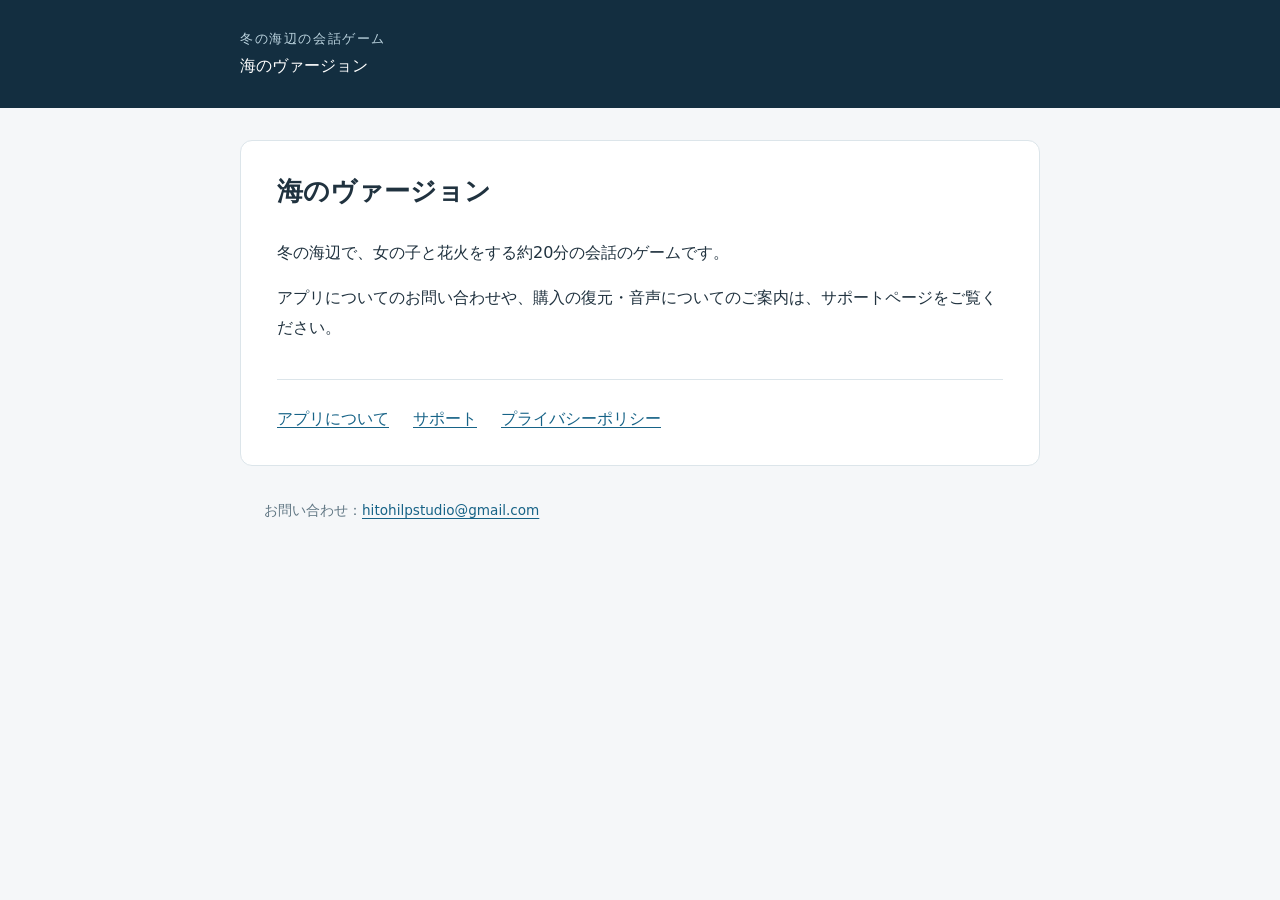
<file: index.html>
<!doctype html>
<html lang="ja"><head><meta charset="utf-8"><meta name="viewport" content="width=device-width,initial-scale=1"><title>海のヴァージョン サポート</title><meta name="description" content="海のヴァージョンのサポートとプライバシーポリシー"><link rel="stylesheet" href="/styles.css"></head><body><header><a href="/umi-version/"><small>冬の海辺の会話ゲーム</small>海のヴァージョン</a></header><main><h1>海のヴァージョン</h1><p>冬の海辺で、女の子と花火をする約20分の会話のゲームです。</p><p>アプリについてのお問い合わせや、購入の復元・音声についてのご案内は、サポートページをご覧ください。</p><nav aria-label="関連ページ"><a href="/umi-version/">アプリについて</a><a href="/umi-version/support.html">サポート</a><a href="/umi-version/privacy.html">プライバシーポリシー</a></nav></main><footer>お問い合わせ：<a href="mailto:hitohilpstudio@gmail.com">hitohilpstudio@gmail.com</a></footer></body></html>
</file>
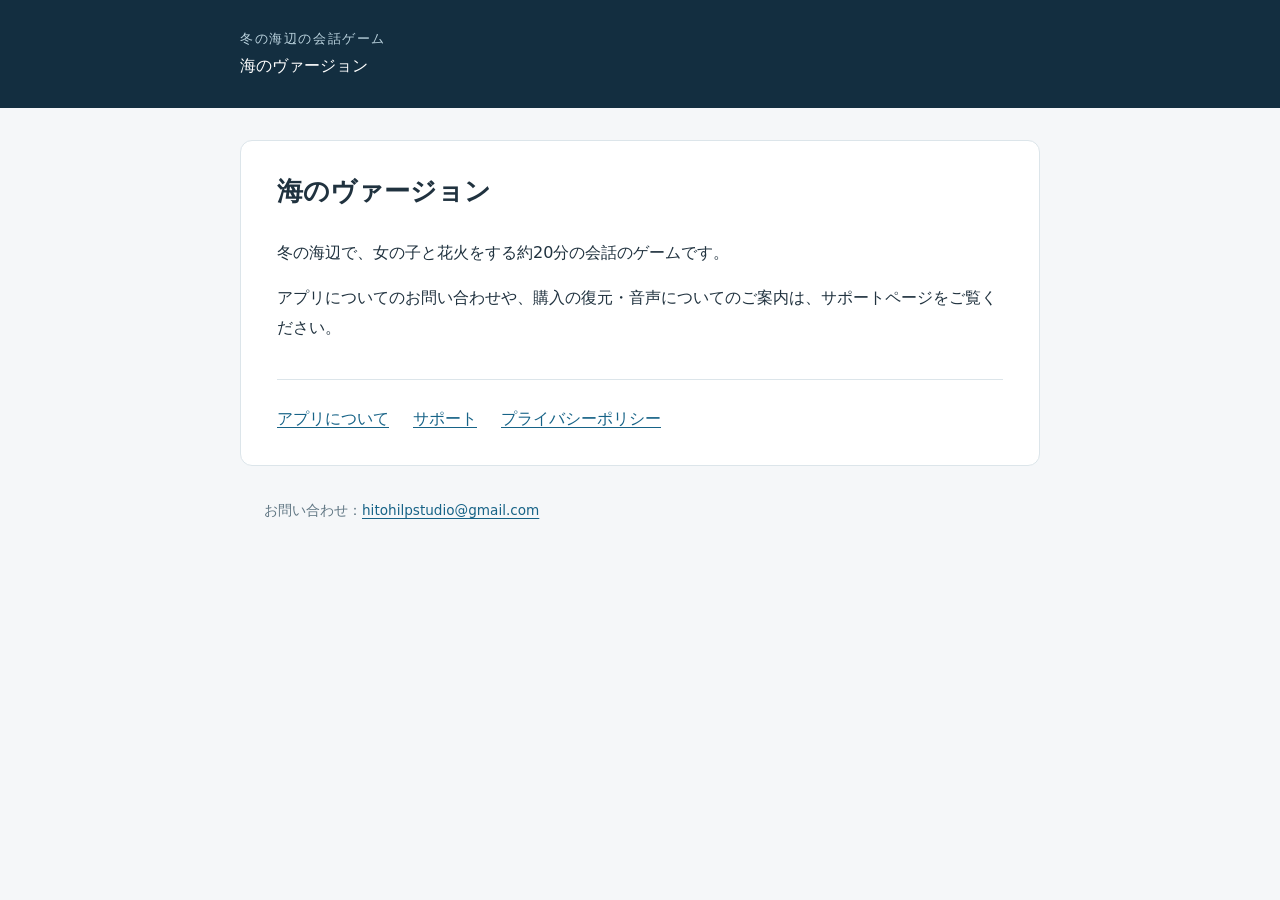
<file: umi-version/index.html>
<!doctype html>
<html lang="ja"><head><meta charset="utf-8"><meta name="viewport" content="width=device-width,initial-scale=1"><title>海のヴァージョン</title><meta name="description" content="海のヴァージョンのサポートとプライバシーポリシー"><link rel="stylesheet" href="/styles.css"></head><body><header><a href="/umi-version/"><small>冬の海辺の会話ゲーム</small>海のヴァージョン</a></header><main><h1>海のヴァージョン</h1><p>冬の海辺で、女の子と花火をする約20分の会話のゲームです。</p><p>アプリについてのお問い合わせや、購入の復元・音声についてのご案内は、サポートページをご覧ください。</p><nav aria-label="関連ページ"><a href="/umi-version/">アプリについて</a><a href="/umi-version/support.html">サポート</a><a href="/umi-version/privacy.html">プライバシーポリシー</a></nav></main><footer>お問い合わせ：<a href="mailto:hitohilpstudio@gmail.com">hitohilpstudio@gmail.com</a></footer></body></html>
</file>
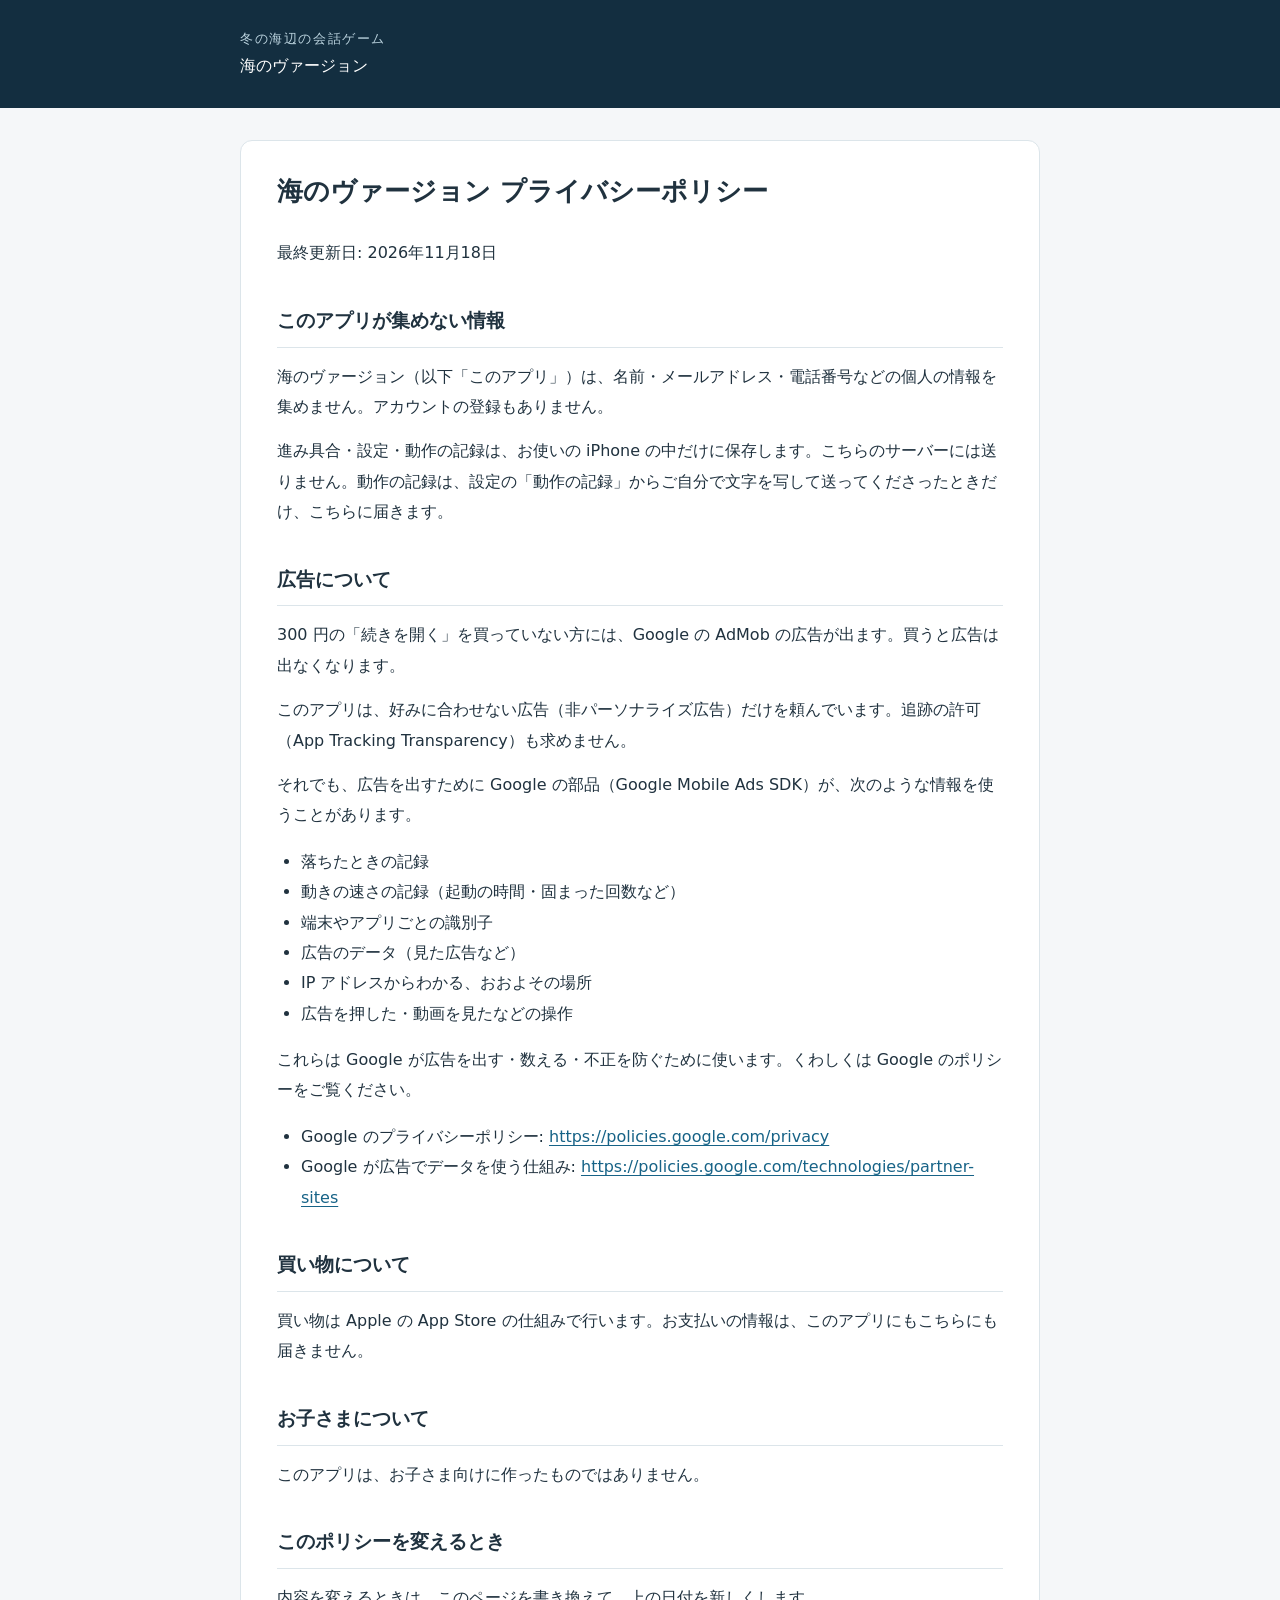
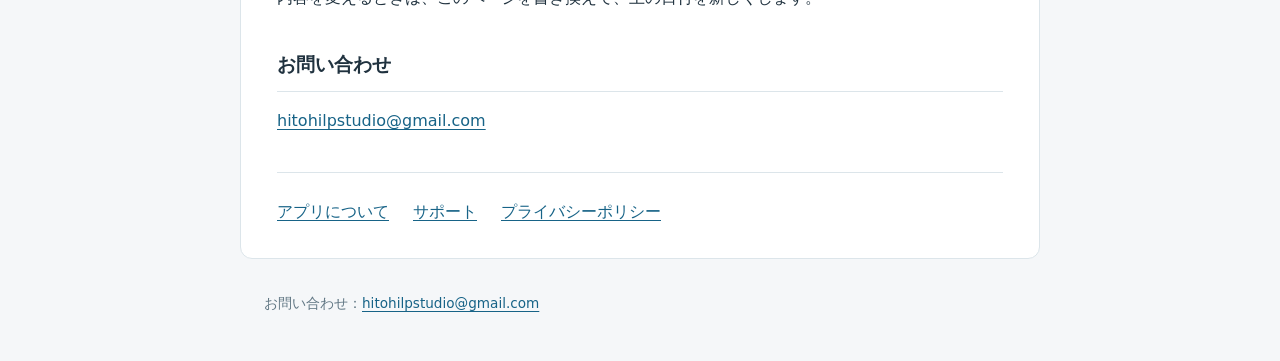
<file: umi-version/privacy.html>
<!doctype html>
<html lang="ja"><head><meta charset="utf-8"><meta name="viewport" content="width=device-width,initial-scale=1"><title>海のヴァージョン プライバシーポリシー</title><meta name="description" content="海のヴァージョンのサポートとプライバシーポリシー"><link rel="stylesheet" href="/styles.css"></head><body><header><a href="/umi-version/"><small>冬の海辺の会話ゲーム</small>海のヴァージョン</a></header><main><h1>海のヴァージョン プライバシーポリシー</h1>
<p>最終更新日: 2026年11月18日</p>
<h2>このアプリが集めない情報</h2>
<p>海のヴァージョン（以下「このアプリ」）は、名前・メールアドレス・電話番号などの個人の情報を集めません。アカウントの登録もありません。</p>
<p>進み具合・設定・動作の記録は、お使いの iPhone の中だけに保存します。こちらのサーバーには送りません。動作の記録は、設定の「動作の記録」からご自分で文字を写して送ってくださったときだけ、こちらに届きます。</p>
<h2>広告について</h2>
<p>300 円の「続きを開く」を買っていない方には、Google の AdMob の広告が出ます。買うと広告は出なくなります。</p>
<p>このアプリは、好みに合わせない広告（非パーソナライズ広告）だけを頼んでいます。追跡の許可（App Tracking Transparency）も求めません。</p>
<p>それでも、広告を出すために Google の部品（Google Mobile Ads SDK）が、次のような情報を使うことがあります。</p>
<ul>
<li>落ちたときの記録</li>
<li>動きの速さの記録（起動の時間・固まった回数など）</li>
<li>端末やアプリごとの識別子</li>
<li>広告のデータ（見た広告など）</li>
<li>IP アドレスからわかる、おおよその場所</li>
<li>広告を押した・動画を見たなどの操作</li>
</ul>
<p>これらは Google が広告を出す・数える・不正を防ぐために使います。くわしくは Google のポリシーをご覧ください。</p>
<ul>
<li>Google のプライバシーポリシー: <a href="https://policies.google.com/privacy">https://policies.google.com/privacy</a></li>
<li>Google が広告でデータを使う仕組み: <a href="https://policies.google.com/technologies/partner-sites">https://policies.google.com/technologies/partner-sites</a></li>
</ul>
<h2>買い物について</h2>
<p>買い物は Apple の App Store の仕組みで行います。お支払いの情報は、このアプリにもこちらにも届きません。</p>
<h2>お子さまについて</h2>
<p>このアプリは、お子さま向けに作ったものではありません。</p>
<h2>このポリシーを変えるとき</h2>
<p>内容を変えるときは、このページを書き換えて、上の日付を新しくします。</p>
<h2>お問い合わせ</h2>
<p><a href="mailto:hitohilpstudio@gmail.com">hitohilpstudio@gmail.com</a></p><nav aria-label="関連ページ"><a href="/umi-version/">アプリについて</a><a href="/umi-version/support.html">サポート</a><a href="/umi-version/privacy.html">プライバシーポリシー</a></nav></main><footer>お問い合わせ：<a href="mailto:hitohilpstudio@gmail.com">hitohilpstudio@gmail.com</a></footer></body></html>
</file>
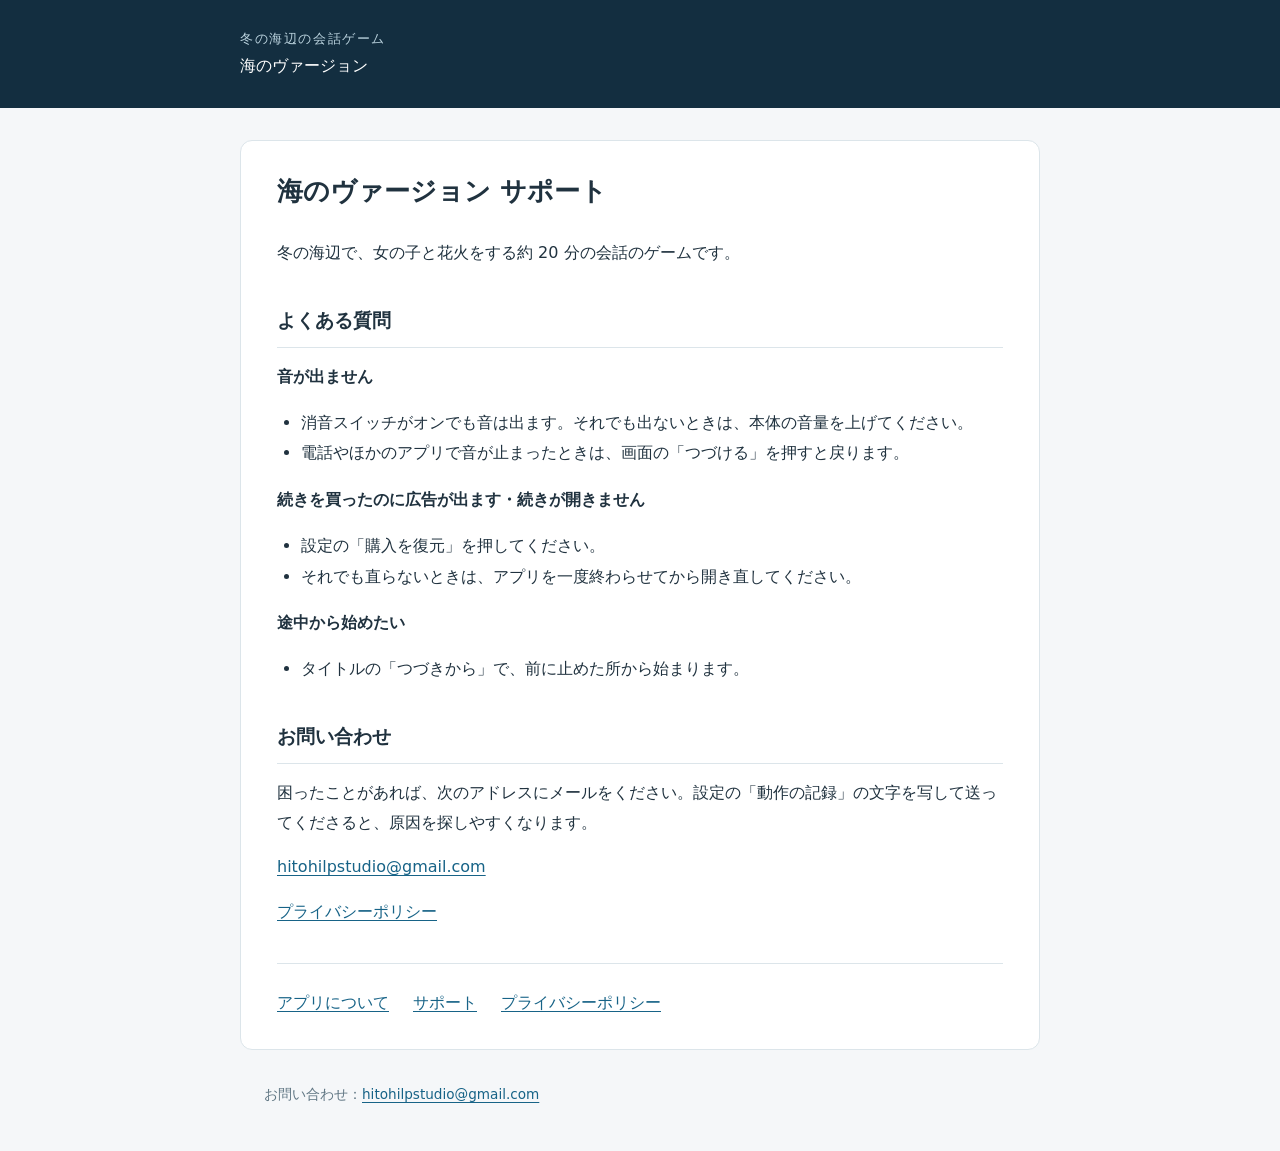
<file: umi-version/support.html>
<!doctype html>
<html lang="ja"><head><meta charset="utf-8"><meta name="viewport" content="width=device-width,initial-scale=1"><title>海のヴァージョン サポート</title><meta name="description" content="海のヴァージョンのサポートとプライバシーポリシー"><link rel="stylesheet" href="/styles.css"></head><body><header><a href="/umi-version/"><small>冬の海辺の会話ゲーム</small>海のヴァージョン</a></header><main><h1>海のヴァージョン サポート</h1>
<p>冬の海辺で、女の子と花火をする約 20 分の会話のゲームです。</p>
<h2>よくある質問</h2>
<p><strong>音が出ません</strong></p>
<ul>
<li>消音スイッチがオンでも音は出ます。それでも出ないときは、本体の音量を上げてください。</li>
<li>電話やほかのアプリで音が止まったときは、画面の「つづける」を押すと戻ります。</li>
</ul>
<p><strong>続きを買ったのに広告が出ます・続きが開きません</strong></p>
<ul>
<li>設定の「購入を復元」を押してください。</li>
<li>それでも直らないときは、アプリを一度終わらせてから開き直してください。</li>
</ul>
<p><strong>途中から始めたい</strong></p>
<ul>
<li>タイトルの「つづきから」で、前に止めた所から始まります。</li>
</ul>
<h2>お問い合わせ</h2>
<p>困ったことがあれば、次のアドレスにメールをください。設定の「動作の記録」の文字を写して送ってくださると、原因を探しやすくなります。</p>
<p><a href="mailto:hitohilpstudio@gmail.com">hitohilpstudio@gmail.com</a></p>
<p><a href="privacy.html">プライバシーポリシー</a></p><nav aria-label="関連ページ"><a href="/umi-version/">アプリについて</a><a href="/umi-version/support.html">サポート</a><a href="/umi-version/privacy.html">プライバシーポリシー</a></nav></main><footer>お問い合わせ：<a href="mailto:hitohilpstudio@gmail.com">hitohilpstudio@gmail.com</a></footer></body></html>
</file>
<file: styles.css>
*{box-sizing:border-box}body{margin:0;background:#f5f7f9;color:#20323f;font:16px/1.9 system-ui,-apple-system,"Noto Sans JP",sans-serif}header{background:#132e40;color:#fff;padding:26px max(22px,calc((100vw - 800px)/2))}header a{color:inherit;text-decoration:none}header small{display:block;color:#bcd4df;letter-spacing:.12em}main{max-width:800px;margin:32px auto;padding:30px 36px;background:#fff;border:1px solid #dce5ea;border-radius:12px}h1{font-size:1.65rem;line-height:1.5;margin:0 0 28px}h2{font-size:1.18rem;margin:34px 0 12px;padding-bottom:8px;border-bottom:1px solid #dce5ea}p{margin:14px 0}ul{padding-left:24px}a{color:#176387;text-underline-offset:.2em}nav{display:flex;flex-wrap:wrap;gap:12px 24px;padding-top:24px;border-top:1px solid #dce5ea;margin-top:36px}footer{max-width:800px;margin:22px auto 44px;padding:0 24px;color:#617784;font-size:.85rem}a:focus-visible{outline:3px solid #da9a40;outline-offset:4px}@media(max-width:600px){main{margin:16px 12px;padding:24px 20px}h1{font-size:1.4rem}header{padding:22px}}
</file>
